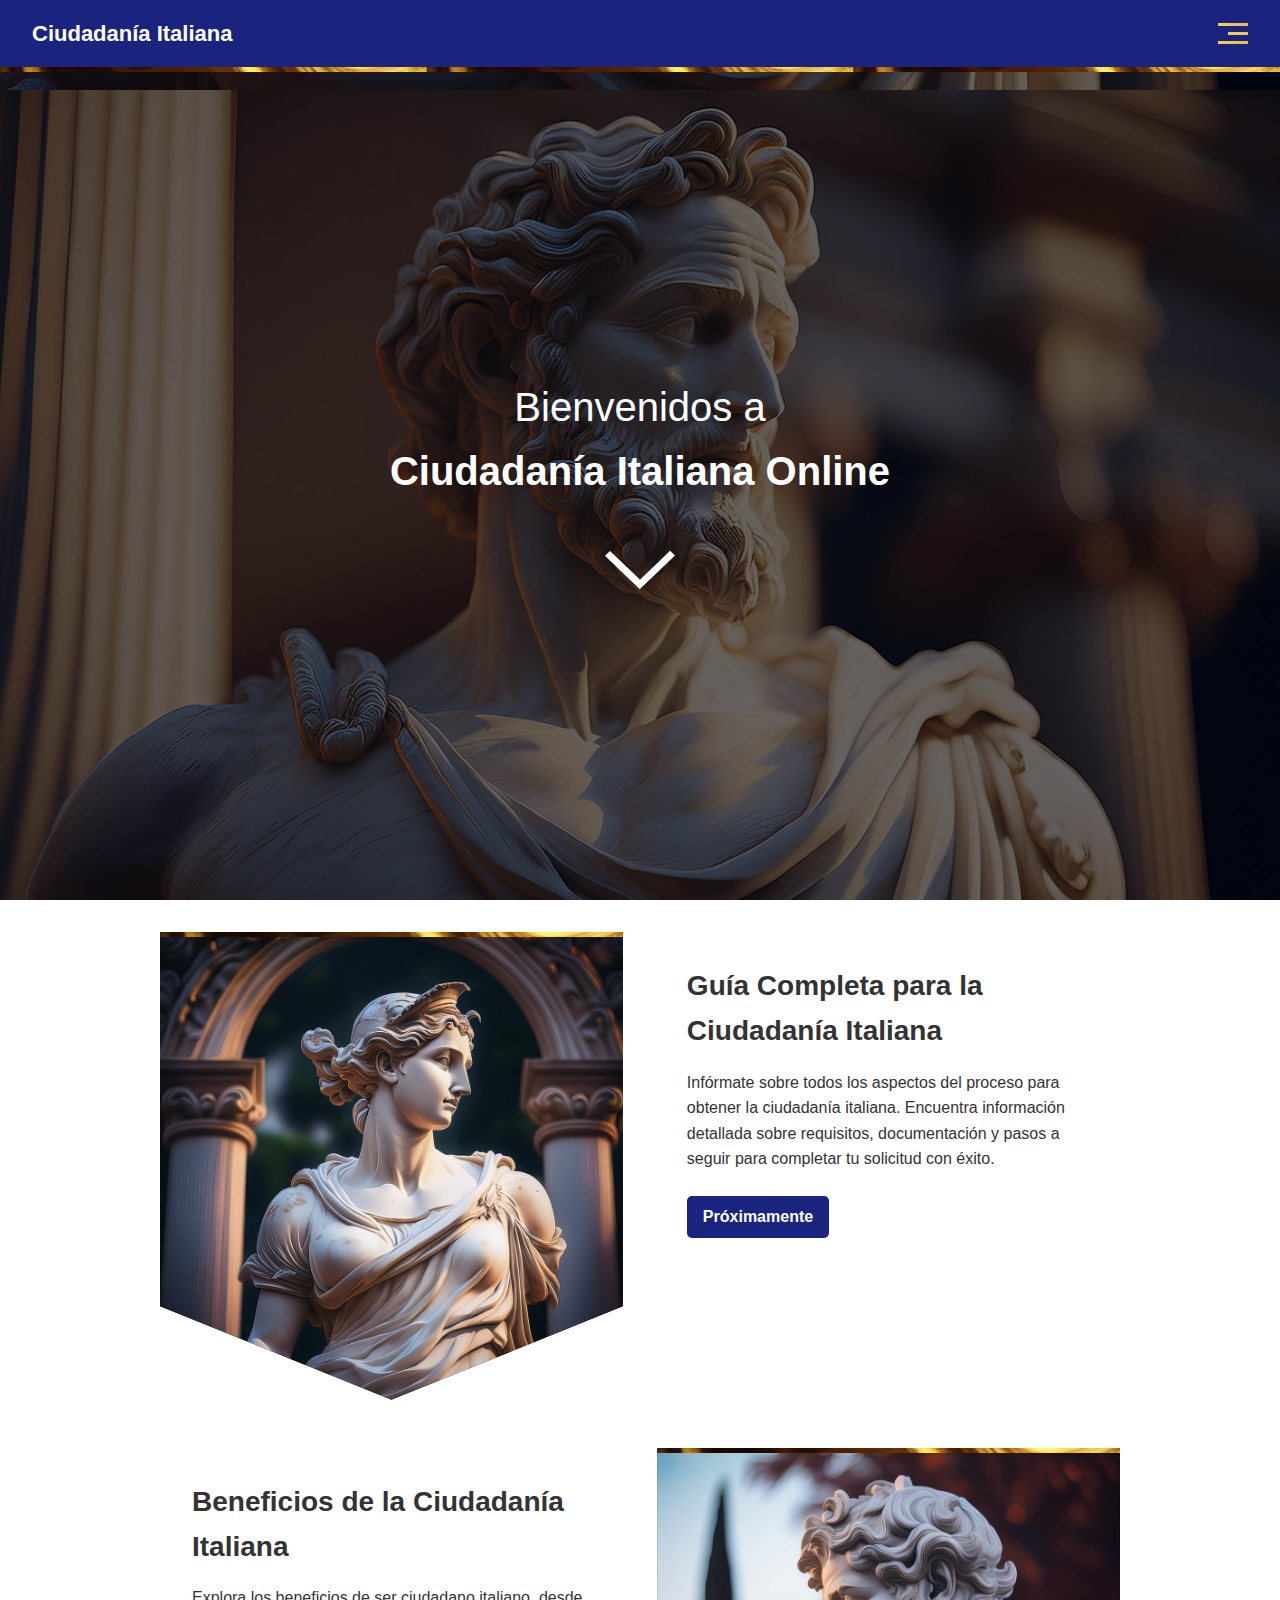
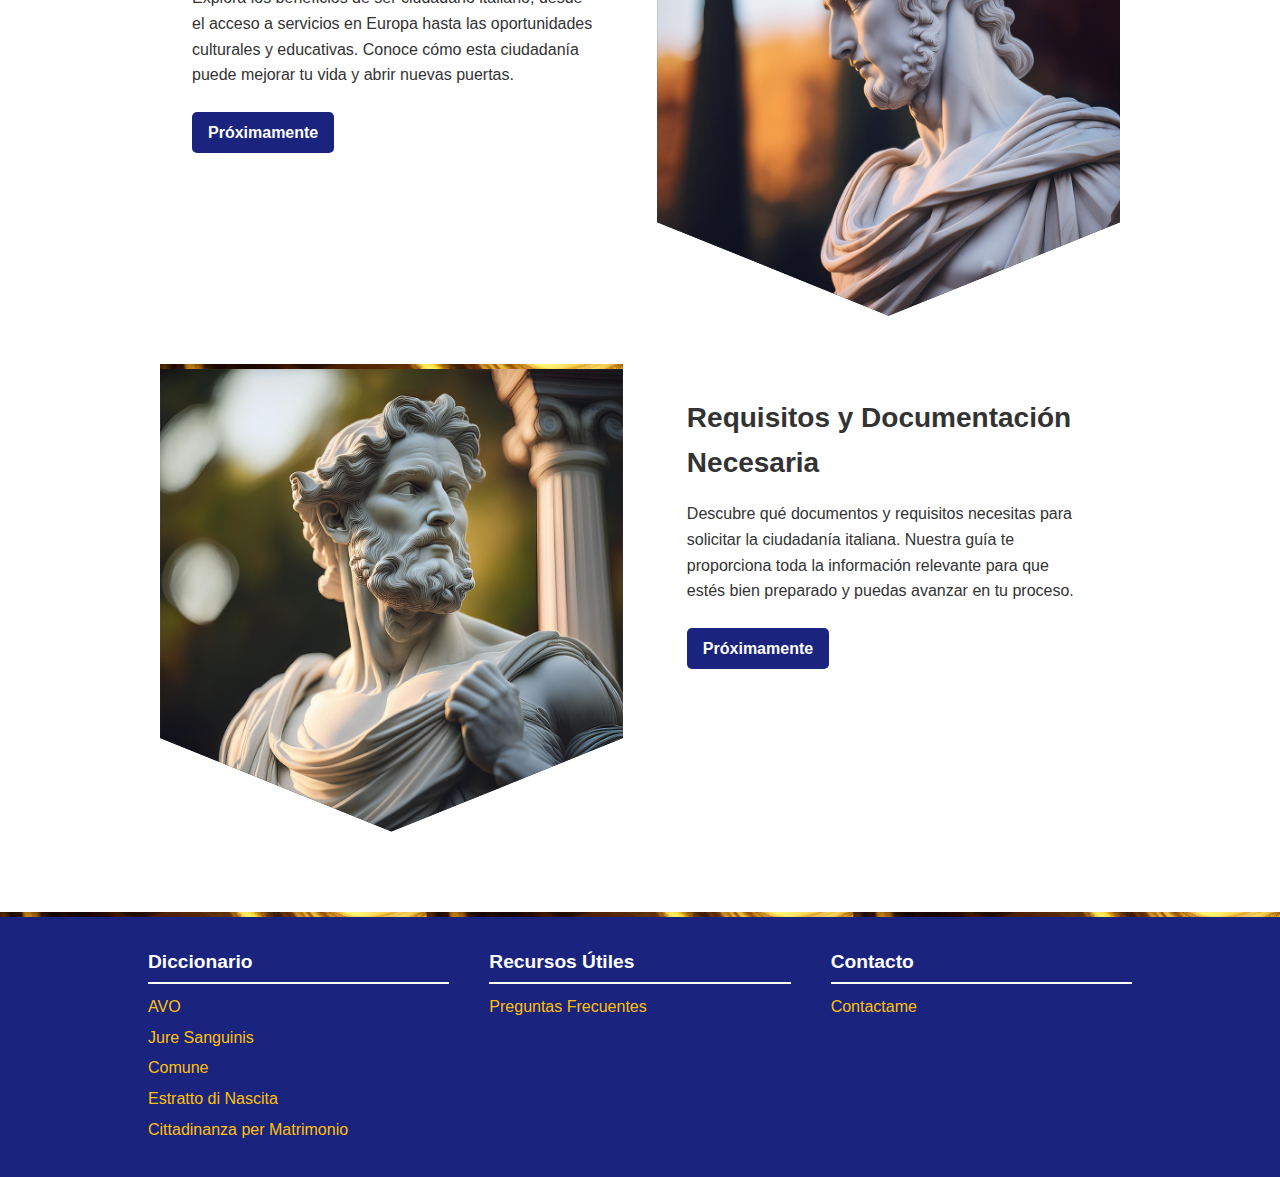
<file: index.html>
<!DOCTYPE html>
<html lang="es">
    <head>
        <meta charset="UTF-8">
        <meta name="viewport" content="width=device-width, initial-scale=1.0">
        <meta name="description" content="Resuelve tus dudas sobre la ciudadanía italiana. Encuentra respuestas a preguntas frecuentes actualizadas mientras exploro mi propio camino hacia la ciudadanía.">
        <meta name="keywords" content="Ciudadanía Italiana, Italia, Preguntas Frecuentes, Requisitos, Información">
        <meta name="author" content="Ciudadanía Italiana Online">
        <meta property="og:title" content="Preguntas Frecuentes - Ciudadanía Italiana Online">
        <meta property="og:description" content="Respuestas a las preguntas más comunes sobre cómo obtener la ciudadanía italiana, basadas en mi experiencia personal y en constante actualización.">
        <meta property="og:image" content="https://ciudadaniaitaliana.online/imagenes/header-home-2.jpg">
        <meta property="og:url" content="https://ciudadaniaitaliana.online/faq.html">
        <meta name="robots" content="index, follow">
        <title>Preguntas Frecuentes - Ciudadanía Italiana Online</title>
        <link rel="stylesheet" href="css/reset.css">
        <link rel="stylesheet" href="css/basic.css">
        <link rel="stylesheet" href="css/menu.css">
        <link rel="stylesheet" href="css/styles.css">
    </head>
<body>
    
    <header>
        <nav>
            <div class="logo">Ciudadanía Italiana</div>
            <button class="menu-icon" aria-label="Abrir Menú" aria-expanded="false" aria-controls="menu">
                <span></span>
                <span></span>
                <span></span>
            </button>
            <div class="menu" id="menu">
                <a href="https://ciudadaniaitaliana.online/">Inicio</a>
                <a href="https://ciudadaniaitaliana.online/faq.html">FAQ</a>
                <a href="https://ciudadaniaitaliana.online/contacto.html">Contacto</a>
            </div>
        </nav>        
        <div class="hero">
            <div class="hero-content">
                <span class="h1">Bienvenidos a </span>
                <h1>Ciudadanía Italiana Online</h1>
                <div class="scroll-indicator" aria-label="Desplázate para ver más">
                    <img src="imagenes/arrow-down.svg" alt="Scroll hacia abajo">
                </div>
            </div>
        </div>
    </header>
    

    <main>
        <section class="content-section">
            <div class="section-image" aria-hidden="true">
                <img src="/imagenes/article-1.jpg" alt="Descripción de la imagen 1">
            </div>
            <div class="section-content">
                <h2>Guía Completa para la Ciudadanía Italiana</h2>
                <p>Infórmate sobre todos los aspectos del proceso para obtener la ciudadanía italiana. Encuentra información detallada sobre requisitos, documentación y pasos a seguir para completar tu solicitud con éxito.</p>
                <a href="/imagenes/article-1.jpg" class="btn">Próximamente</a>
            </div>
        </section>

        <section class="content-section inverse">
            <div class="section-image" aria-hidden="true">
                <img src="/imagenes/article-2.jpg" alt="Descripción de la imagen 2">
            </div>
            <div class="section-content">
                <h2>Beneficios de la Ciudadanía Italiana</h2>
                <p>Explora los beneficios de ser ciudadano italiano, desde el acceso a servicios en Europa hasta las oportunidades culturales y educativas. Conoce cómo esta ciudadanía puede mejorar tu vida y abrir nuevas puertas.</p>
                <a href="/imagenes/article-2.jpg" class="btn">Próximamente</a>
            </div>
        </section>

        <section class="content-section">
            <div class="section-image" aria-hidden="true">
                <img src="/imagenes/article-3.jpg" alt="Descripción de la imagen 1">
            </div>
            <div class="section-content">
                <h2>Requisitos y Documentación Necesaria</h2>
                <p>Descubre qué documentos y requisitos necesitas para solicitar la ciudadanía italiana. Nuestra guía te proporciona toda la información relevante para que estés bien preparado y puedas avanzar en tu proceso.</p>
                <a href="/imagenes/article-3.jpg" class="btn">Próximamente</a>
            </div>
        </section>
    </main>

    <footer>
        <div class="footer-container">
            <section class="footer-section">
                <h3>Diccionario</h3>
                    <p><a href="https://ciudadaniaitaliana.online/diccionario.html#AVO" title="Definición de AVO">AVO</a></p>
                    <p><a href="https://ciudadaniaitaliana.online/diccionario.html#Jure-Sanguinis" title="Definición de Jure Sanguinis">Jure Sanguinis</a></p>
                    <p><a href="https://ciudadaniaitaliana.online/diccionario.html#Comune" title="Definición de Comune">Comune</a></p>
                    <p><a href="https://ciudadaniaitaliana.online/diccionario.html#Estratto-di-Nascita" title="Definición de Estratto di Nascita">Estratto di Nascita</a></p>
                    <p><a href="https://ciudadaniaitaliana.online/diccionario.html#Cittadinanza-per-Matrimonio" title="Definición de Cittadinanza per Matrimonio">Cittadinanza per Matrimonio</a></p>
            </section>
            
            <section class="footer-section">
                <h3>Recursos Útiles</h3>
                <p><a href="https://ciudadaniaitaliana.online/faq.html">Preguntas Frecuentes</a></p>
            </section>
            
            <section class="footer-section">
                <h3>Contacto</h3>
                <p><a href="https://ciudadaniaitaliana.online/contacto.html">Contactame</a></p>
            </section>
        </div>
    </footer>
    
    <script src="js/menu.js"></script>
    <script src="js/interacion.js"></script>
    <link rel="stylesheet" href="css/responsive.css">
    <!-- JSON-LD para preguntas frecuentes -->
    <script type="application/ld+json">
        {
          "@context": "https://schema.org",
          "@type": "FAQPage",
          "mainEntity": [
            {
              "@type": "Question",
              "name": "¿Cuáles son los requisitos básicos para solicitar la ciudadanía italiana?",
              "acceptedAnswer": {
                "@type": "Answer",
                "text": "Para solicitar la ciudadanía italiana, necesitas cumplir ciertos requisitos como tener ascendencia italiana, residir en Italia por un tiempo determinado o estar casado con un ciudadano italiano."
              }
            },
            {
              "@type": "Question",
              "name": "¿Cuánto tiempo tarda el proceso de solicitud de ciudadanía?",
              "acceptedAnswer": {
                "@type": "Answer",
                "text": "El tiempo de procesamiento varía dependiendo de tu situación, pero puede tomar desde varios meses hasta más de un año."
              }
            }
          ]
        }
        </script>
</body>
</html>
</file>
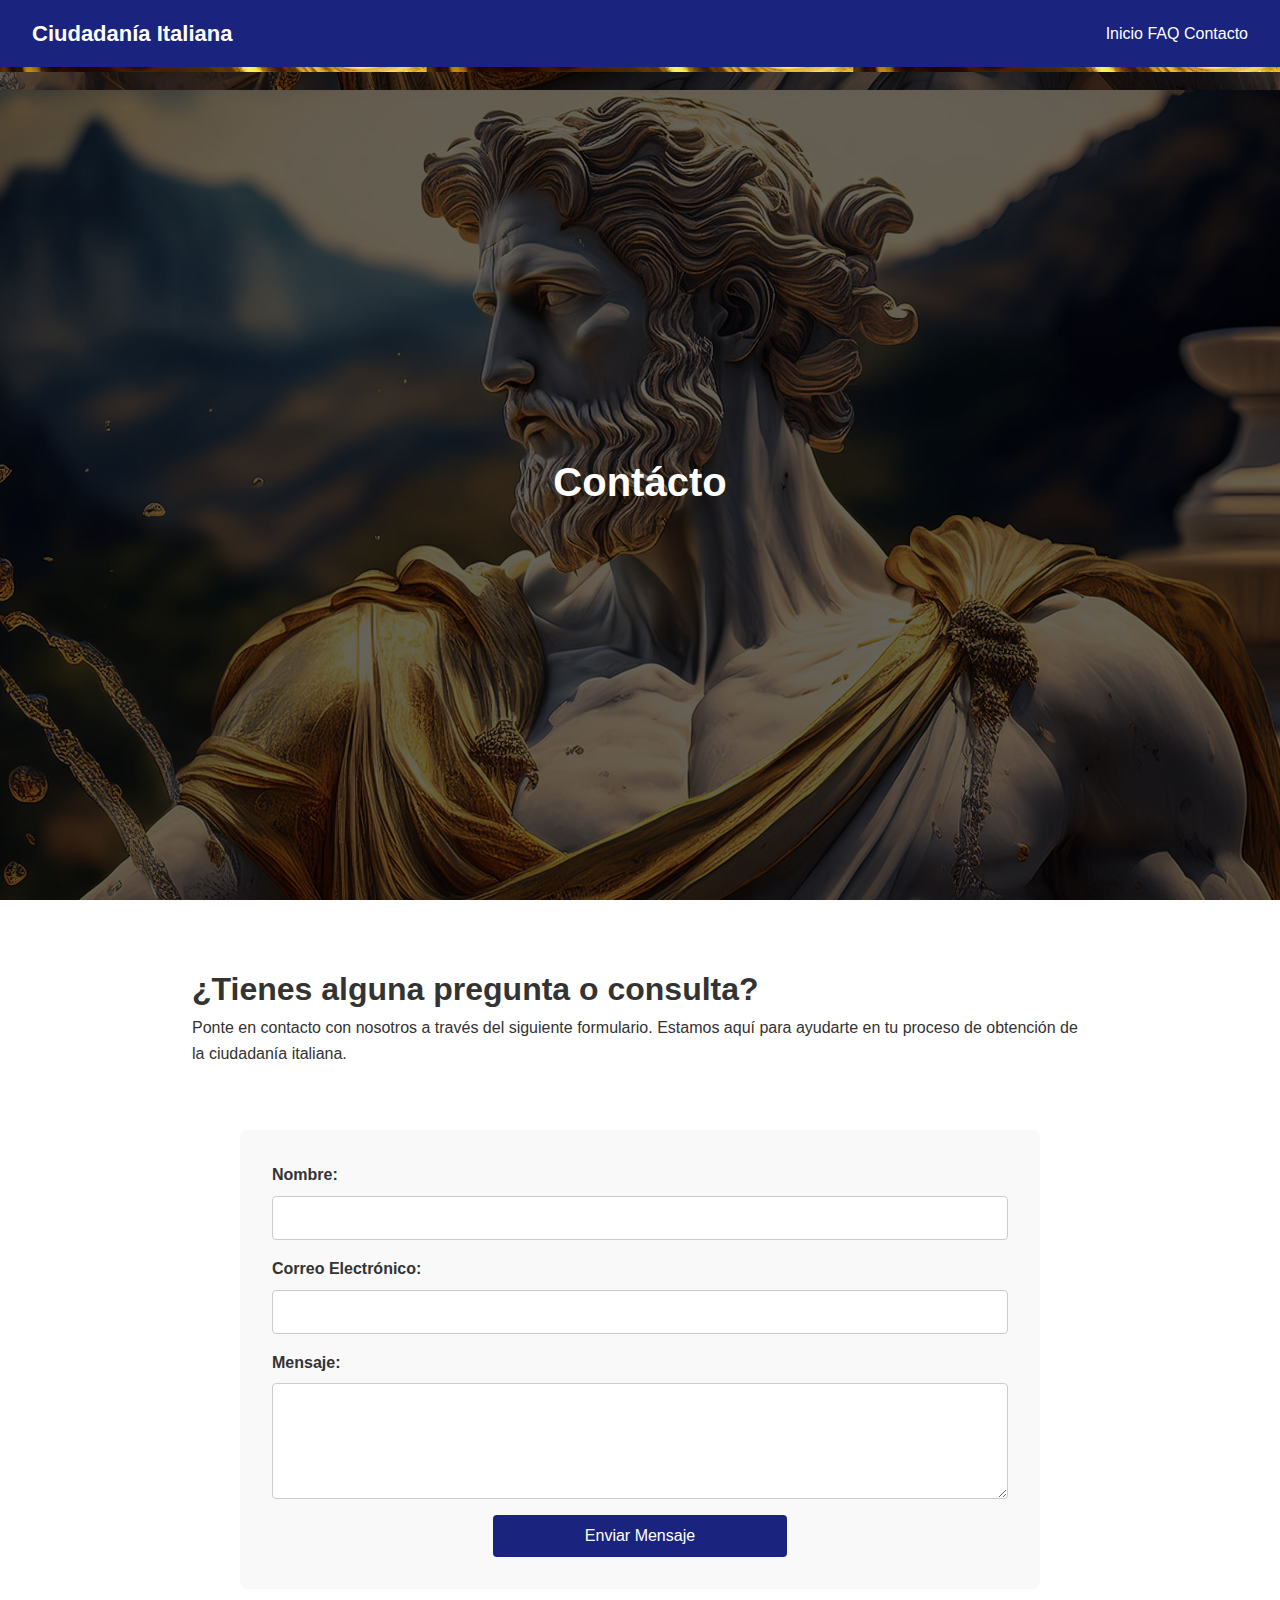
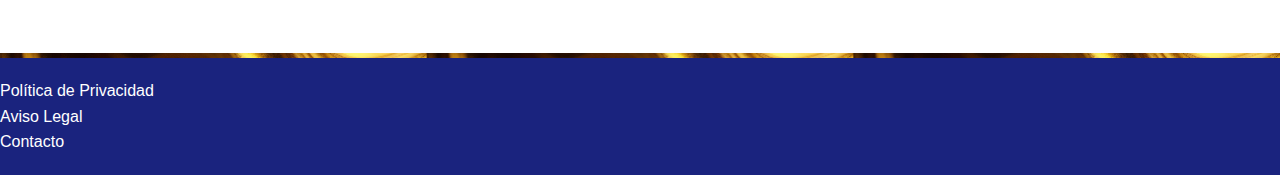
<file: contacto.html>
<!DOCTYPE html>
<html lang="es">
<head>
    <meta charset="UTF-8">
    <meta name="viewport" content="width=device-width, initial-scale=1.0">
    <meta name="description" content="Ponte en contacto con Ciudadanía Italiana Online. Resolvemos tus dudas sobre el proceso de ciudadanía italiana.">
    <meta name="keywords" content="Ciudadanía Italiana, Italia, Contacto, Formulario de contacto">
    <meta name="author" content="Ciudadanía Italiana Online">
    
    <!-- Metadatos Open Graph para redes sociales -->
    <meta property="og:title" content="Contacto - Ciudadanía Italiana Online">
    <meta property="og:description" content="¿Tienes alguna duda o consulta sobre la ciudadanía italiana? Contáctanos y te ayudaremos.">
    <meta property="og:image" content="https://ciudadaniaitaliana.online/imagenes/contacto.jpg">
    <meta property="og:url" content="https://ciudadaniaitaliana.online/contacto.html">
    
    <!-- Metadatos para motores de búsqueda -->
    <meta name="robots" content="index, follow">
    
    <!-- Título de la página -->
    <title>Contacto - Ciudadanía Italiana Online</title>
    
    <!-- Enlaces a archivos CSS -->
    <link rel="stylesheet" href="css/reset.css">
    <link rel="stylesheet" href="css/basic.css">
    <!-- Datos estructurados JSON-LD -->
    <script type="application/ld+json">
    {
      "@context": "https://schema.org",
      "@type": "ContactPage",
      "name": "Contacto - Ciudadanía Italiana Online",
      "description": "Ponte en contacto con Ciudadanía Italiana Online para resolver tus dudas sobre el proceso de ciudadanía italiana.",
      "url": "https://ciudadaniaitaliana.online/contacto.html",
      "contactPoint": {
        "@type": "ContactPoint",
        "contactType": "Customer Service",
        "email": "kbjoseuy@gmail.com",
        "availableLanguage": "Español"
      },
      "publisher": {
        "@type": "Organization",
        "name": "Ciudadanía Italiana Online",
        "logo": {
          "@type": "ImageObject",
          "url": "https://ciudadaniaitaliana.online/imagenes/logo.png"
        }
      }
    }
    </script>
</head>    
<body>
    <header>
        <nav>
            <div class="logo">Ciudadanía Italiana</div>
            <button class="menu-icon" aria-label="Abrir Menú" aria-expanded="false" aria-controls="menu">
                <span></span>
                <span></span>
                <span></span>
            </button>
            <div class="menu" id="menu">
                <a href="https://ciudadaniaitaliana.online/">Inicio</a>
                <a href="https://ciudadaniaitaliana.online/faq.html">FAQ</a>
                <a href="https://ciudadaniaitaliana.online/contacto.html">Contacto</a>
            </div>
        </nav>        
        <div class="hero">
            <div class="hero-content">
                <h1 class="ch1">Contácto</h1>
            </div>
        </div>
    </header>
    <main>
        <section class="section">
            <h2>¿Tienes alguna pregunta o consulta?</h2>
            <p>Ponte en contacto con nosotros a través del siguiente formulario. Estamos aquí para ayudarte en tu proceso de obtención de la ciudadanía italiana.</p>
        </section>
        
        <section class="contact-form-section">
            <form action="mailto:kbjoseuy@gmail.com?subject=Contacto desde Ciudadanía Italiana Online" method="post" enctype="text/plain">
                <label for="name">Nombre:</label>
                <input type="text" id="name" name="name" required>

                <label for="email">Correo Electrónico:</label>
                <input type="email" id="email" name="email" required>

                <label for="message">Mensaje:</label>
                <textarea id="message" name="message" rows="5" required></textarea>

                <button type="submit" class="btn">Enviar Mensaje</button>
            </form>
        </section>
    </main>
    <footer>
        <ul class="footer-links">
            <li><a href="https://ciudadaniaitaliana.online/privacy-policy.html">Política de Privacidad</a></li>
            <li><a href="https://ciudadaniaitaliana.online/disclaimer.html">Aviso Legal</a></li>
            <li><a href="https://ciudadaniaitaliana.online/contact.html">Contacto</a></li>
        </ul>
    </footer>
    <script src="js/menu.js"></script>
    <script src="js/interacion.js"></script>
    <link rel="stylesheet" href="css/styles.css">
    <link rel="stylesheet" href="css/contacto.css">
    <link rel="stylesheet" href="css/responsive.css">
</body>
</html>
</file>
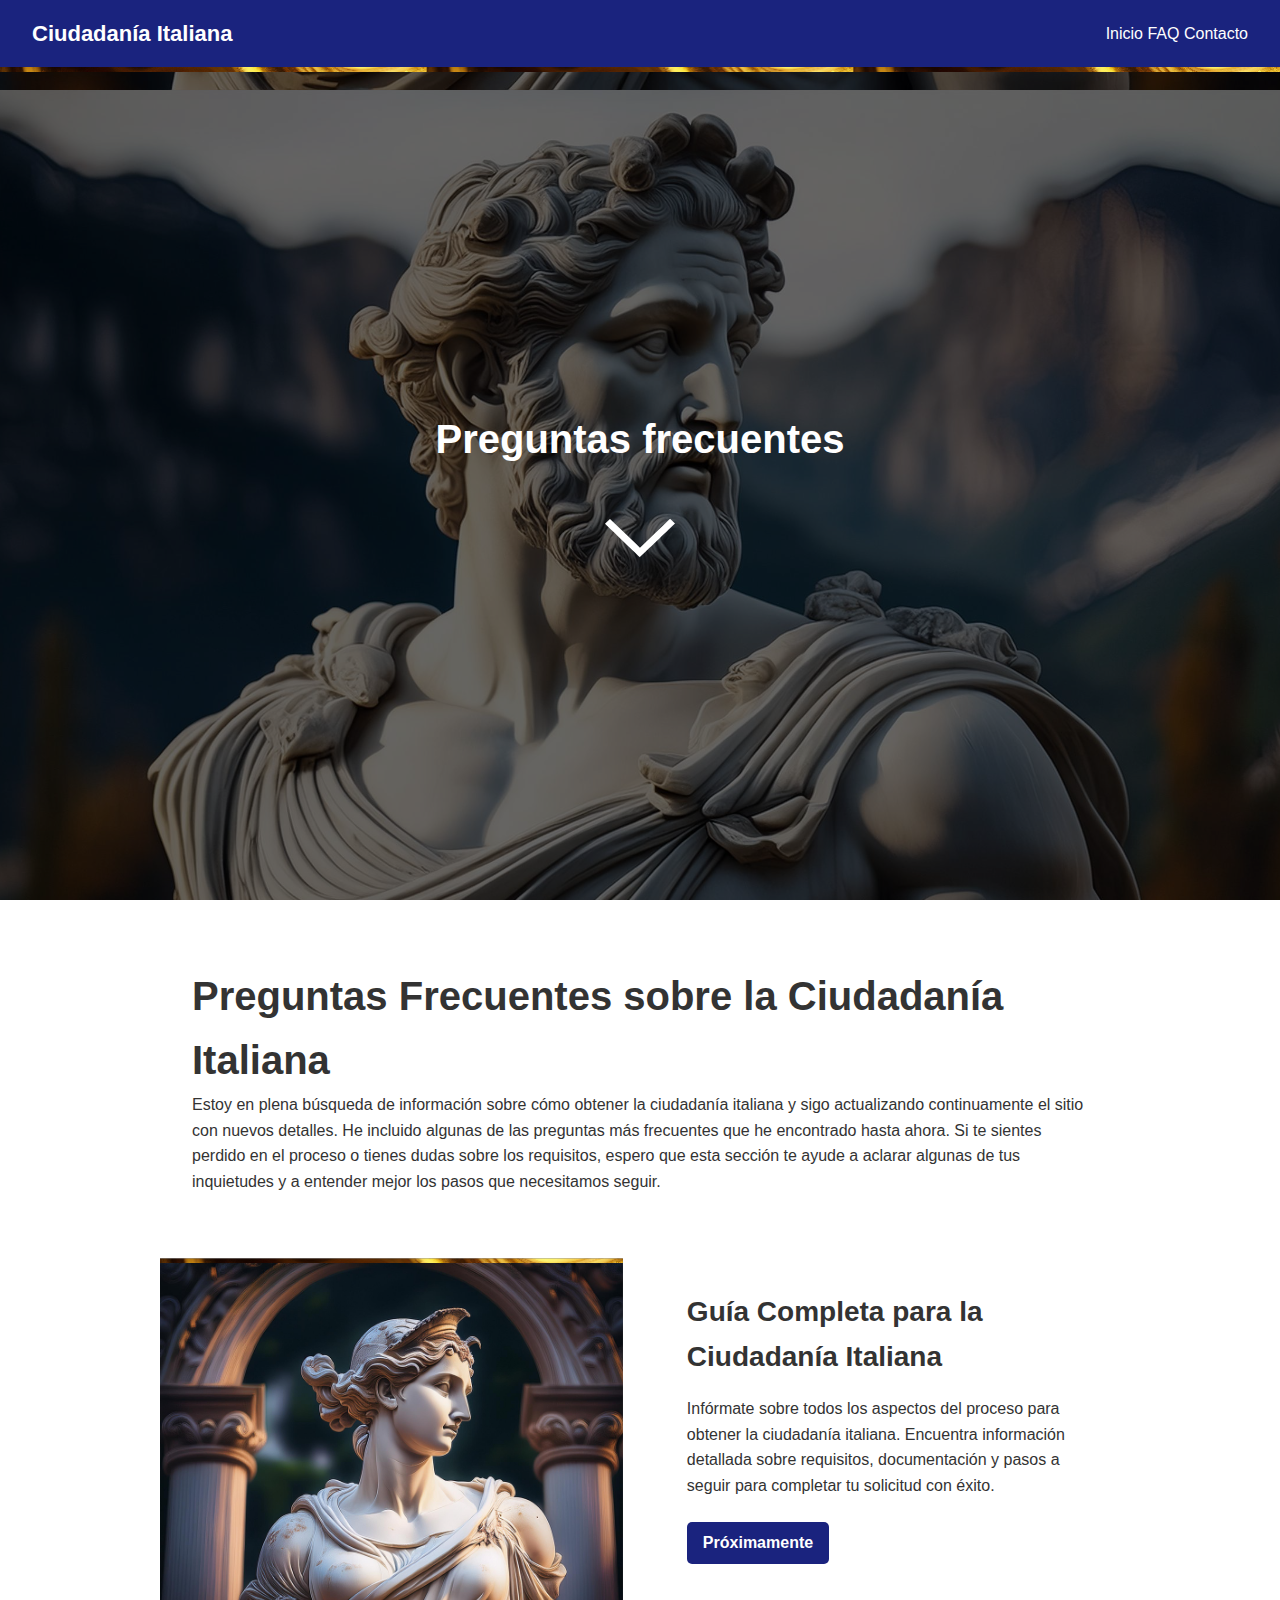
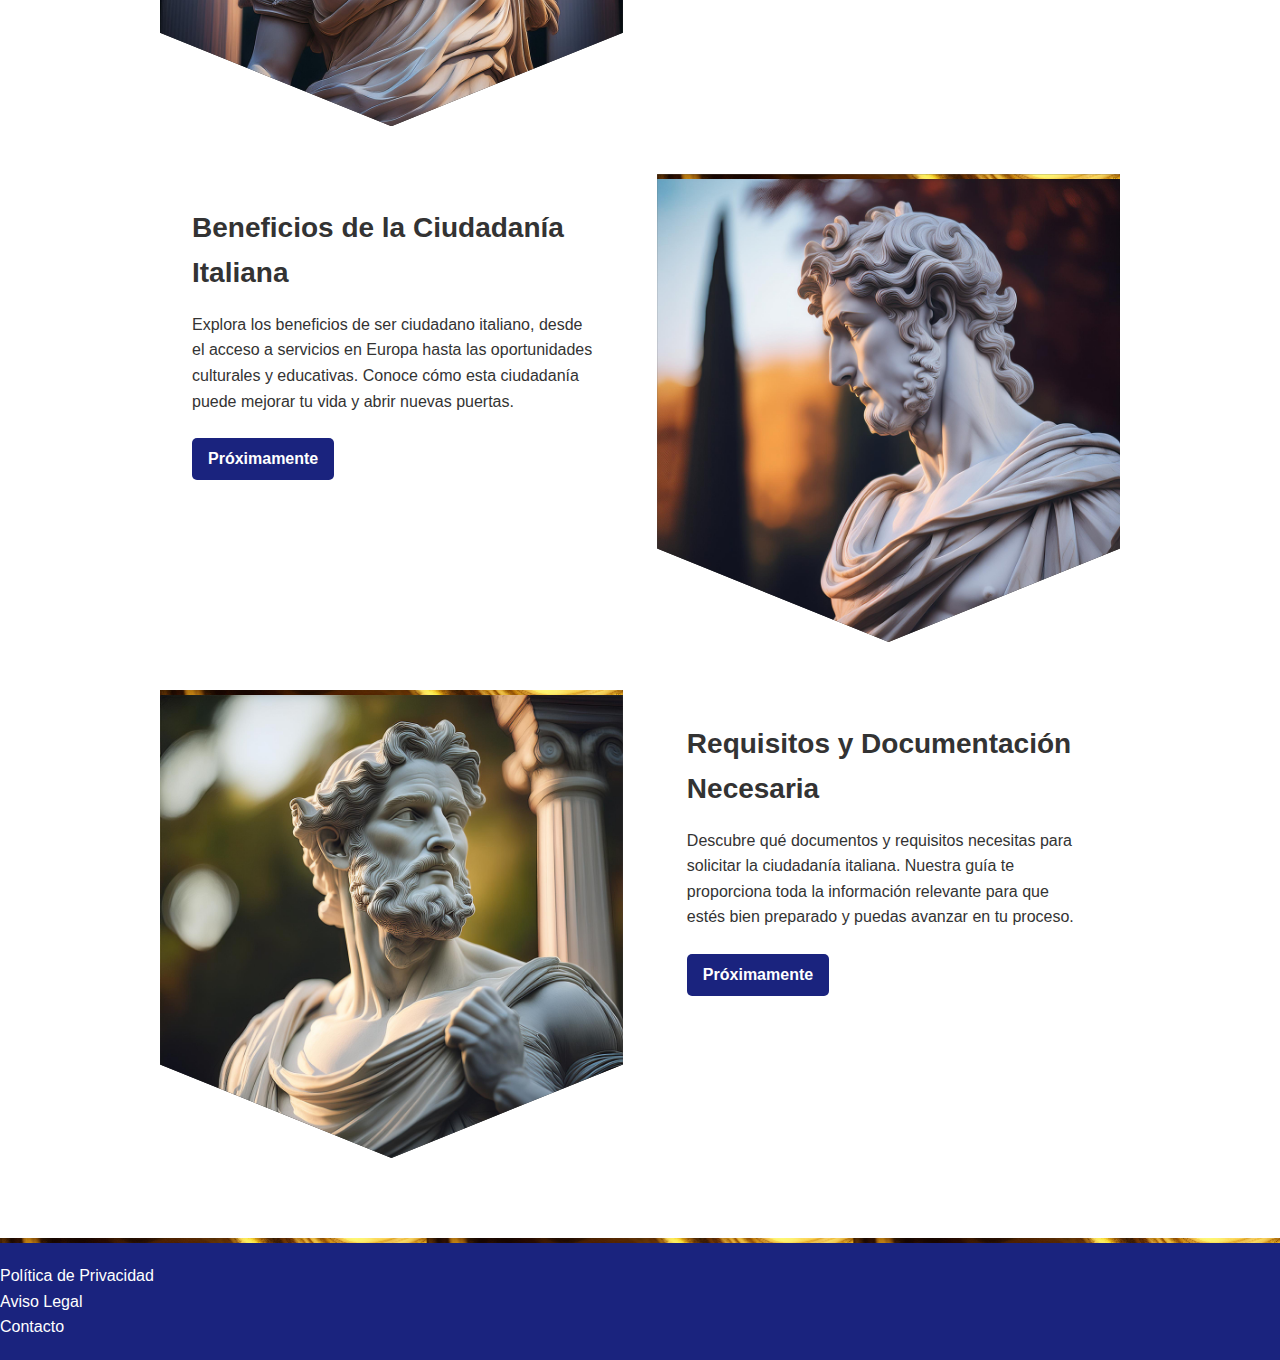
<file: faq.html>
<!DOCTYPE html>
<html lang="es">
    <head>
        <meta charset="UTF-8">
        <meta name="viewport" content="width=device-width, initial-scale=1.0">
        <meta name="description" content="Resuelve tus dudas sobre la ciudadanía italiana. Encuentra respuestas a preguntas frecuentes actualizadas mientras exploro mi propio camino hacia la ciudadanía.">
        <meta name="keywords" content="Ciudadanía Italiana, Italia, Preguntas Frecuentes, Requisitos, Información">
        <meta name="author" content="Ciudadanía Italiana Online">
        <meta property="og:title" content="Preguntas Frecuentes - Ciudadanía Italiana Online">
        <meta property="og:description" content="Respuestas a las preguntas más comunes sobre cómo obtener la ciudadanía italiana, basadas en mi experiencia personal y en constante actualización.">
        <meta property="og:image" content="https://ciudadaniaitaliana.online/imagenes/header-home-2.jpg">
        <meta property="og:url" content="https://ciudadaniaitaliana.online/faq.html">
        <meta name="robots" content="index, follow">
        <title>Preguntas Frecuentes - Ciudadanía Italiana Online</title>
        <link rel="stylesheet" href="css/reset.css">
        <link rel="stylesheet" href="css/basic.css">
        <link rel="stylesheet" href="css/styles.css">
    </head>    
<body>
    <header>
        <nav>
            <div class="logo">Ciudadanía Italiana</div>
            <button class="menu-icon" aria-label="Abrir Menú" aria-expanded="false" aria-controls="menu">
                <span></span>
                <span></span>
                <span></span>
            </button>
            <div class="menu" id="menu">
                <a href="https://ciudadaniaitaliana.online/">Inicio</a>
                <a href="https://ciudadaniaitaliana.online/faq.html">FAQ</a>
                <a href="https://ciudadaniaitaliana.online/contacto.html">Contacto</a>
            </div>
        </nav>        
        <div class="hero">
            <div class="hero-content">
                <span class="ch1">Preguntas frecuentes</span>
                <div class="scroll-indicator" aria-label="Desplázate para ver más">
                    <img src="imagenes/arrow-down.svg" alt="Scroll hacia abajo">
                </div>
            </div>
        </div>
    </header>
    <main>

        <section class="section">
            <h1>Preguntas Frecuentes sobre la Ciudadanía Italiana</h1>
            <p>Estoy en plena búsqueda de información sobre cómo obtener la ciudadanía italiana y sigo actualizando continuamente el sitio con nuevos detalles. He incluido algunas de las preguntas más frecuentes que he encontrado hasta ahora. Si te sientes perdido en el proceso o tienes dudas sobre los requisitos, espero que esta sección te ayude a aclarar algunas de tus inquietudes y a entender mejor los pasos que necesitamos seguir.</p>
        </section>
        

        <section class="content-section">
            <div class="section-image" aria-hidden="true">
                <img src="/imagenes/article-1.jpg" alt="Descripción de la imagen 1">
            </div>
            <div class="section-content">
                <h2>Guía Completa para la Ciudadanía Italiana</h2>
                <p>Infórmate sobre todos los aspectos del proceso para obtener la ciudadanía italiana. Encuentra información detallada sobre requisitos, documentación y pasos a seguir para completar tu solicitud con éxito.</p>
                <a href="/imagenes/article-1.jpg" class="btn">Próximamente</a>
            </div>
        </section>

        <section class="content-section inverse">
            <div class="section-image" aria-hidden="true">
                <img src="/imagenes/article-2.jpg" alt="Descripción de la imagen 2">
            </div>
            <div class="section-content">
                <h2>Beneficios de la Ciudadanía Italiana</h2>
                <p>Explora los beneficios de ser ciudadano italiano, desde el acceso a servicios en Europa hasta las oportunidades culturales y educativas. Conoce cómo esta ciudadanía puede mejorar tu vida y abrir nuevas puertas.</p>
                <a href="/imagenes/article-2.jpg" class="btn">Próximamente</a>
            </div>
        </section>

        <section class="content-section">
            <div class="section-image" aria-hidden="true">
                <img src="/imagenes/article-3.jpg" alt="Descripción de la imagen 1">
            </div>
            <div class="section-content">
                <h2>Requisitos y Documentación Necesaria</h2>
                <p>Descubre qué documentos y requisitos necesitas para solicitar la ciudadanía italiana. Nuestra guía te proporciona toda la información relevante para que estés bien preparado y puedas avanzar en tu proceso.</p>
                <a href="/imagenes/article-3.jpg" class="btn">Próximamente</a>
            </div>
        </section>
    </main>

    <footer>
        <ul class="footer-links">
            <li><a href="/privacy-policy">Política de Privacidad</a></li>
            <li><a href="/disclaimer">Aviso Legal</a></li>
            <li><a href="/contact">Contacto</a></li>
        </ul>
    </footer>
    <!-- JSON-LD para preguntas frecuentes -->
    <script type="application/ld+json">
        {
          "@context": "https://schema.org",
          "@type": "FAQPage",
          "mainEntity": [
            {
              "@type": "Question",
              "name": "¿Cuáles son los requisitos básicos para solicitar la ciudadanía italiana?",
              "acceptedAnswer": {
                "@type": "Answer",
                "text": "Para solicitar la ciudadanía italiana, necesitas cumplir ciertos requisitos como tener ascendencia italiana, residir en Italia por un tiempo determinado o estar casado con un ciudadano italiano."
              }
            },
            {
              "@type": "Question",
              "name": "¿Cuánto tiempo tarda el proceso de solicitud de ciudadanía?",
              "acceptedAnswer": {
                "@type": "Answer",
                "text": "El tiempo de procesamiento varía dependiendo de tu situación, pero puede tomar desde varios meses hasta más de un año."
              }
            }
          ]
        }
        </script>
    <script src="js/menu.js"></script>
    <script src="js/interacion.js"></script>
    <link rel="stylesheet" href="css/responsive.css">
    <link rel="stylesheet" href="css/faq.css">
</body>
</html>
</file>
<file: css/basic.css>
/* basic.css */
:root {
    --primary-color: #1A237E;
    --secondary-color: #0066cc;
    --comment-color:#f3f2ff;
    --text-color: #333;
    --background-color: #fff;
    --font-family: Arial, sans-serif;
    --font-size: 16px;
}

body {
    font-family: var(--font-family);
    color: var(--text-color);
    background-color: var(--background-color);
    line-height: 1.6;
}

header {
    background-color: var(--primary-color);
    color: #fff;
}

nav {
    display: flex;
    justify-content: space-between;
    align-items: center;
    padding: 1rem 2rem;
    width: 100%;
    background: inherit;
    position:fixed;
    z-index: 1000;
    border-bottom: 5px solid transparent; /* Define el tamaño del borde */
    border-image: url('/imagenes/border-footer.jpg') 30 round; /* Ruta de la imagen, ancho de las secciones y modo de ajuste */
}

.logo {
    font-size: 22px;
    font-weight: bold;
}

.hero {
    background-image: url(../imagenes/header-home.jpg);
    background-size: cover;
    background-position: center;
    background-position-y: 10dvh;
    height: 100dvh;
    display: flex;
    flex-direction: column;
    justify-content: center;
    align-items: center;
    text-align: center;
    background-attachment: fixed; /* Añade el efecto parallax */
    position: relative; /* Para que el pseudo-elemento se posicione correctamente */
    align-items: center;
}

.hero::before {
    content: ''; /* Necesario para mostrar el pseudo-elemento */
    position: absolute; /* Posiciona el overlay sobre el contenido */
    top: 0;
    left: 0;
    width: 100%;
    height: 100%;
    background-color: rgba(0, 0, 0, 0.6); /* Negro con 50% de opacidad */
    transition: background-color 0.5s ease; /* Transición suave del color de fondo */
    z-index: 1; /* Asegura que el overlay esté encima de la imagen */
}

.hero.dark-overlay::before {
    background-color: rgba(0, 0, 0, 0.93); /* Negro completamente opaco */
    backdrop-filter: blur(8px); /* Aplica desenfoque al fondo */
}

.hero-content {
    position: relative; /* Asegura que el contenido esté encima del overlay */
    z-index: 2; /* Asegura que el contenido esté encima del overlay */
    color: #fff; /* Color del texto para contraste */
    padding: 1em;
    margin-top: 5em;
}

.hero-content h1 {
    font-size: 2.5rem;
    margin-bottom: 1rem;
}

.hero-content p {
    font-size: 1.25rem;
    margin-bottom: 2rem;
}

.scroll-indicator {
    display: flex;
    justify-content: center;
    align-items: center;
    margin-top: 2rem;
}

.scroll-indicator img {
    width: 70px;
    animation: bounce 5s infinite;
}

main {
    padding: 2rem;
}

h1 {
    font-size: 2.5rem;
    font-weight: bold;
}

h2 {
    font-size: 2rem;
}

.h1 {
    font-size: 2.5rem;
    margin-bottom: 1rem;
}
.ch1 {
    font-size: 2.5rem;
    margin-bottom: 1rem;
    font-weight: bold;
}

@keyframes bounce {
    0%, 20%, 50%, 80%, 100% {
        transform: translateY(0);
    }
    40% {
        transform: translateY(-10px);
    }
    60% {
        transform: translateY(-5px);
    }
}
/* Estilos generales del footer */
/* Estilos generales del footer */
footer {
    background-color: #1A237E; /* Color de fondo */
    color: #ffffff; /* Color de texto */
    padding: 20px 0;
    border-top: 5px solid transparent; /* Define el tamaño del borde */
    border-image: url('/imagenes/border-footer.jpg') 30 round; /* Ruta de la imagen, ancho de las secciones y modo de ajuste */
}

.footer-container {
    max-width: 1024px;
    margin: 0 auto;
    display: flex;
    justify-content: space-between;
    flex-wrap: wrap; /* Permite que las secciones se reorganicen en pantallas más pequeñas */
}

.footer-section {
    flex: 1;
    min-width: 200px; /* Asegura que las secciones no se reduzcan demasiado */
    margin: 10px 20px;
}

.footer-section h3 {
    font-size: 1.2rem;
    margin-bottom: 10px;
    border-bottom: 2px solid #ffffff; /* Línea debajo del título */
    padding-bottom: 5px;
}

.footer-section p {
    font-size: 1rem;
    margin: 5px 0;
}

.footer-section a {
    color: #FFC107; /* Color de los enlaces */
    text-decoration: none;
}

.footer-section a:hover {
    text-decoration: underline;
}
</file>
<file: css/menu.css>
/* Estilos para el menú */
.menu {
    position: fixed;
    top: 0;
    right: 0;
    width: 100vw;
    height: 100dvh;
    background-color: var(--primary-color);
    color: #fff;
    transform: translateX(100%);
    transition: transform 0.3s ease;
    display: flex;
    flex-direction: column;
    align-items: center;
    justify-content: center;
    z-index: 1000; /* Asegura que el menú esté sobre otros elementos */
    border-top: 5px solid transparent; /* Define el tamaño del borde */
    border-image: url('/imagenes/border-footer.jpg') 30 round; /* Ruta de la imagen, ancho de las secciones y modo de ajuste */
}

.menu[aria-expanded="true"] {
    transform: translateX(0);
}

.menu a {
    color: #fff;
    text-decoration: none;
    font-size: 24px;
    margin: 1rem;
    transition: color 0.3s ease;
}

.menu a:hover {
    color: #ddd;
}

.menu-icon {
    background: none;
    border: none;
    display: flex;
    flex-direction: column;
    justify-content: center;
    cursor: pointer;
    padding: 0;
    position: relative;
    z-index: 1001; /* Asegura que el icono del menú esté sobre otros elementos */
    align-items: flex-end;
}

.menu-icon span {
    display: block;
    background-color: #fff;
    transition: all 0.3s ease;
    background-image: url(/imagenes/border-footer.jpg);
    background-position-x: 128px;
}

/* Diferentes tamaños para cada span del menú hamburguesa */
.menu-icon span:nth-child(1) {
    width: 30px; /* Ajusta el ancho */
    height: 3px; /* Ajusta el grosor */
    margin: 5px 0; /* Espacio entre las líneas */
}

.menu-icon span:nth-child(2) {
    width: 20px; /* Ajusta el ancho */
    height: 3px; /* Ajusta el grosor */
    margin: 1px 0; /* Espacio entre las líneas */
}

.menu-icon span:nth-child(3) {
    width: 30px; /* Ajusta el ancho */
    height: 3px; /* Ajusta el grosor */
    margin: 5px 0; /* Espacio entre las líneas */
}

/* Estilo para el menú cuando está abierto */
.menu-icon[aria-expanded="true"] span:nth-child(1) {
    transform: rotate(45deg);
    position: absolute;
}

.menu-icon[aria-expanded="true"] span:nth-child(2) {
    opacity: 0;
}

.menu-icon[aria-expanded="true"] span:nth-child(3) {
    transform: rotate(-45deg);
    position: absolute;
}
.menu-icon span {
    display: block;
    width: 25px;
    height: 3px;
    background-color: #fff;
    margin: 4px 0;
}
</file>
<file: css/styles.css>
/* styles.css */

/* Estilos generales para content-section */
.content-section {
    display: flex;
    flex-direction: column; /* Por defecto, en móviles la imagen está arriba */
    gap: 2rem;
    margin-bottom: 3rem;
    padding: 0; /* Opcional: Espaciado interno para la sección */
}

/* Imagen */
.section-image img {
    width: 100%;
    height: auto;
    clip-path: polygon(50% 0%, 100% 0, 100% 80%, 50% 100%, 0 80%, 0 0);
    background-color: var(--text-color);
    border-top: 5px solid transparent; /* Define el tamaño del borde */
    border-image: url('/imagenes/border-footer.jpg') 30 round; /* Ruta de la imagen, ancho de las secciones y modo de ajuste */
}

/* Contenido */
.section {
    text-align: left;
    padding: 2em;
    margin-bottom: 2rem;
}

.section-content {
    text-align: left;
    padding: 2em;
}

.section-content h2 {
    font-size: 1.75rem;
    margin-bottom: 1rem;
}

.section-content p {
    font-size: 1rem;
    margin-bottom: 1.5rem;
}

.section-content .btn {
    display: inline-block;
    padding: 0.5rem 1rem;
    background-color: var(--primary-color);
    color: #fff;
    font-weight: bold;
    border-radius: 5px;
    transition: background-color 0.3s ease;
}

.section-content .btn:hover {
    background-color: var(--text-color);
}
</file>
<file: css/responsive.css>
/* responsive.css */
@media (min-width: 1024px) {
    .content-section {
        flex-direction: row;
        gap: 2rem;
    }

    .content-section.inverse {
        flex-direction: row-reverse;
    }

    .section-image,
    .section-content {
        width: 50%;
    }
    main {
        max-width: 1024px;
        margin: 0 auto;
    }

    .hero {
        height: 100dvh; /* Adjust for 1024px layout */
    }
}

@media (max-width: 1024px) {
    main {
        padding: 0;
    }

    .h1 {
        font-size: 1.5rem;
        margin-bottom: 1rem;
    }
    .footer-container {
        flex-direction: column; /* Apila las secciones verticalmente */
    }
    .comment-avatar img {
        width: 40px;
        height: 40px;
    }

    .comments-section {
        padding: 2em;
        background-color: var(--comment-color);
        margin: 2em 0;
        border-radius: 0;
        border-top: 5px solid transparent;
        border-image: url(/imagenes/border-footer.jpg) 30 round;
    }
}
</file>
<file: css/contacto.css>
.hero {
    background-image: url(../imagenes/contacto.jpg);
    background-size: cover;
    background-position: center;
    background-position-y: 10dvh;
    height: 100dvh;
    display: flex;
    flex-direction: column;
    justify-content: center;
    align-items: center;
    text-align: center;
    background-attachment: fixed; /* Añade el efecto parallax */
    position: relative; /* Para que el pseudo-elemento se posicione correctamente */
    align-items: center;
}

.accordion-checkbox {
    display: none;
}

.accordion-button {
    background-color: #1A237E;
    color: #fff;
    cursor: pointer;
    padding: 15px;
    text-align: left;
    border: none;
    width: 100%;
    font-size: 16px;
    transition: background-color 0.3s ease;
    display: block;
    margin-bottom: 5px; /* Espacio entre las FAQ */
}

.accordion-button:hover {
    background-color: #303F9F;
}

.accordion-content {
    display: none;
    overflow: hidden;
    padding: 0 15px;
    background-color: #f1f1f1;
    margin-bottom: 10px; /* Espacio debajo del contenido */
}

.accordion-content p {
    margin: 15px 0;
}

.accordion-checkbox:checked + .accordion-button + .accordion-content {
    display: block;
}

/* Estilos generales para la página de contacto */
.contact-form-section {
    padding: 2rem;
    background-color: #f9f9f9;
    border-radius: 8px;
    max-width: 800px;
    margin: 2rem auto;
}

.contact-form-section form {
    display: flex;
    flex-direction: column;
}

.contact-form-section label {
    margin-bottom: 0.5rem;
    font-weight: bold;
}

.contact-form-section input, .contact-form-section textarea {
    padding: 0.75rem;
    margin-bottom: 1rem;
    border: 1px solid #ccc;
    border-radius: 4px;
    font-size: 1rem;
}

.contact-form-section textarea {
    resize: vertical;
}

.contact-form-section .btn {
    background-color: #1A237E;
    color: #fff;
    border: none;
    padding: 0.75rem 1.5rem;
    border-radius: 4px;
    font-size: 1rem;
    cursor: pointer;
    margin: 0 auto;
    width: 40%;
}

.contact-form-section .btn:hover {
    background-color: #0d1c4d;
}

.contact-form-section .btn:focus {
    outline: 2px solid #fff;
    outline-offset: 2px;
}
</file>
<file: css/faq.css>
.hero {
    background-image: url(../imagenes/header-home-2.jpg);
    background-size: cover;
    background-position: center;
    background-position-y: 10dvh;
    height: 100dvh;
    display: flex;
    flex-direction: column;
    justify-content: center;
    align-items: center;
    text-align: center;
    background-attachment: fixed; /* Añade el efecto parallax */
    position: relative; /* Para que el pseudo-elemento se posicione correctamente */
    align-items: center;
}

.accordion-checkbox {
    display: none;
}

.accordion-button {
    background-color: #1A237E;
    color: #fff;
    cursor: pointer;
    padding: 15px;
    text-align: left;
    border: none;
    width: 100%;
    font-size: 16px;
    transition: background-color 0.3s ease;
    display: block;
    margin-bottom: 5px; /* Espacio entre las FAQ */
}

.accordion-button:hover {
    background-color: #303F9F;
}

.accordion-content {
    display: none;
    overflow: hidden;
    padding: 0 15px;
    background-color: #f1f1f1;
    margin-bottom: 10px; /* Espacio debajo del contenido */
}

.accordion-content p {
    margin: 15px 0;
}

.accordion-checkbox:checked + .accordion-button + .accordion-content {
    display: block;
}
</file>
